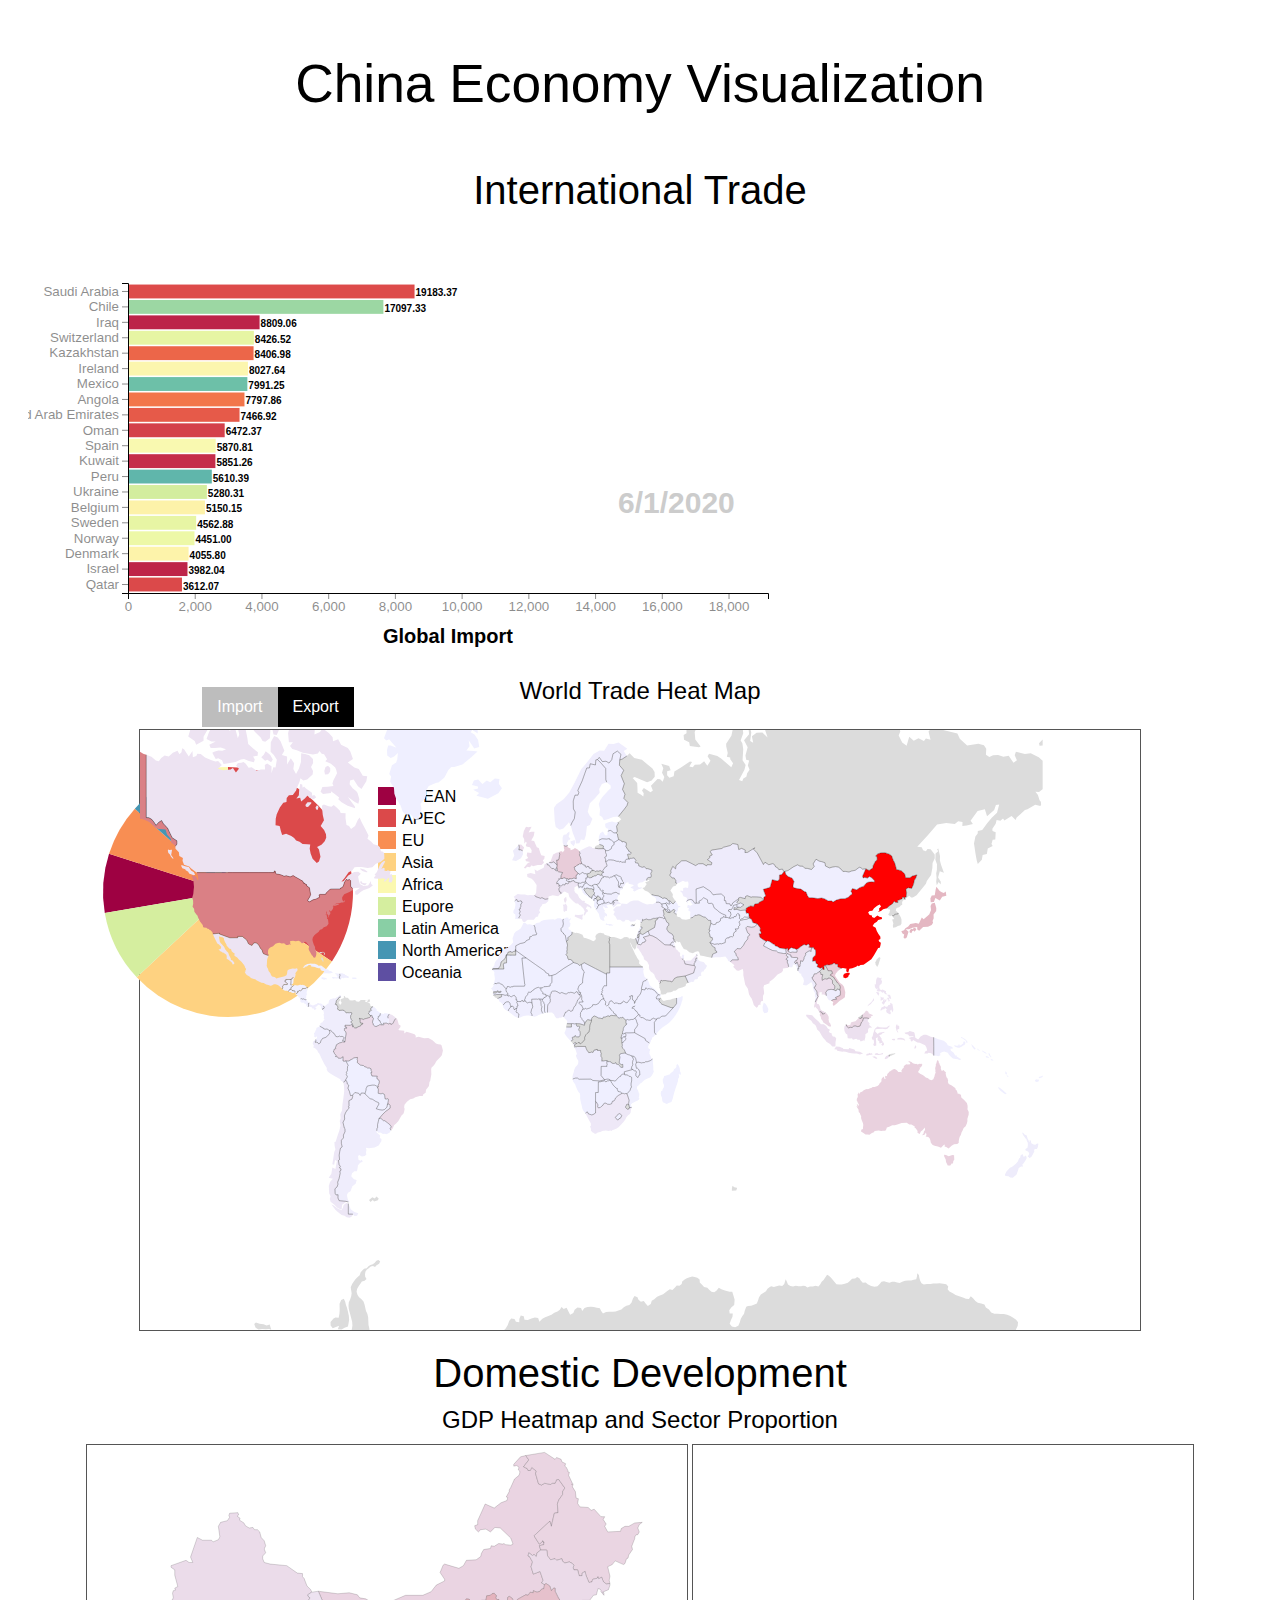
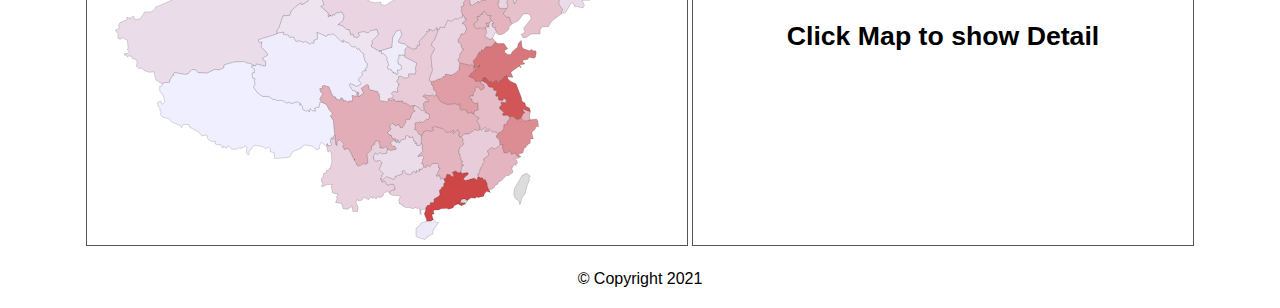
<file: index.html>
<!DOCTYPE html>
<html>

<head>
    <title>Chinese Economics</title>
    <link rel="stylesheet" href="style.css" />
    <link rel="shortcut icon" type="image/x-icon" href="resources/china.ico" />
    <script src="scripts/d3.min.js"></script>
    <script src="scripts/d3-geo-projection.min.js"></script>
    <script src="scripts/pie-chart.js"></script>
    <script src="scripts/legend.js"></script>
</head>

<body>
    <p style='font-size: 40pt; text-align: center;'>China Economy Visualization</p>
    <p style='font-size: 30pt; text-align: center;'>International Trade</p>
    <div style="display: block; height: 400px; margin: 20px;">
        <svg width="800" height="400" id="world-race-svg" class="svgs"></svg>
        <div style="display: inline-block; height:400px; width: 500px; vertical-align: bottom;">
            <div class="button-switch" style="margin-top: 30px;">
                <button id="import-btn" class="button">Import</button>
                <button id="export-btn" class="button">Export</button>
            </div>
            <svg width="500" height="300" id="world-pie-svg" class="svgs"></svg>
            <!-- <p style="text-align: center; margin: 0; margin-bottom: 20px; font-size: 30px;">Region</p> -->
        </div>
    </div>
    <p style='font-size: 18pt; text-align: center;'>World Trade Heat Map</p>
    <svg width="1000" height="600" id="world-map-svg" class="svgs"
        style='display: block; margin: 0 auto; border:rgb(85, 85, 85); border-style: solid; border-width: 1px;'></svg>
    <p style='font-size: 30pt; text-align: center; margin-top: 20px; margin-bottom: 10px;'>Domestic Development</p>
    <p style='font-size: 18pt; text-align: center; margin: 10px auto;'>GDP Heatmap and Sector Proportion</p>
    <div style="display: block; margin: 0 auto; text-align: center;">
        <svg width="600" height="400" id="china-map-svg" class="svgs"
            style='display: inline-block; border:rgb(85, 85, 85); border-style: solid; border-width: 1px;'></svg>
        <svg width="500" height="400" id="stackbar" class="svgs"
            style='display: inline-block; border:rgb(85, 85, 85); border-style: solid; border-width: 1px;'></svg>
    </div>

    <footer>
        <p>© Copyright 2021 </p>
    </footer>
    <script>
        const width = 1200;
        const height = 600;
        // const minValue = 56095;
        // const maxValue = 1337705000;

        const barSvg = d3.select('#world-race-svg');
        const worldMapSvg = d3.select('#world-map-svg');
        const chinaSvg = d3.select('#china-map-svg');
        const stackBarSvg = d3.select('#stackbar');
        const stackGroup = stackBarSvg.append('g');

        const removeDup = a => {
            return a.filter((elem, pos) => {
                return a.indexOf(elem) == pos;
            })
        }

        const formatFloat = d3.format(".2f");

        let geo, geoData, boundaries, wholeMonthData, regionData, countries, chinaGeo, chinaData;
        const dataLoadandSetup = async function () {
            geo = await d3.json('data/worldmap/geoData.geojson');
            //console.log(geo.features);
            geoData = geo.features;
            //console.log(geo.features);
            boundaries = await d3.json('data/worldmap/boundaries.json');
            wholeMonthData = await d3.csv('data/worldmap/global-by-month.csv');
            //console.log(monthData);
            meanData = await d3.csv('data/worldmap/global-mean.csv');
            regionData = await d3.csv('data/worldmap/global-by-region.csv');

            chinaGeo = await d3.json('data/chinamap/china.geojson');
            chinaData = await d3.csv('data/chinamap/china_all.csv')
        }

        async function renderBarRacing(data) {
            const xValue = d => parseFloat(d.number);
            const yValue = d => d.country;
            const xScale = d3.scaleLinear();
            const yScale = d3.scaleBand();
            const sp = d3.scalePoint();
            const colorScale = d3.scaleOrdinal();

            let xAxis = d3.axisBottom(xScale);
            let yAxis = d3.axisLeft(yScale);

            const margin = { top: 30, right: 60, bottom: 60, left: 100 };
            const width = barSvg.attr('width');
            const height = barSvg.attr('height');
            const innerWidth = width - margin.left - margin.right;
            const innerHeight = height - margin.top - margin.bottom;
            const mainGroup = barSvg.append('g')
                .attr('transform', `translate(${margin.left}, ${margin.top})`);
            const container = mainGroup.append('g').classed("container", true);
            //const innerWidth = barSvg.attr('width') - 100;
            //const innerHeight = barSvg.attr('height') - 100;
            //console.log(innerWidth, innerHeight);

            //const container = barSvg.append('g').classed('container', true);
            const dateLabel = barSvg.append('text')
                .attr('x', innerWidth - 50)
                .attr('y', innerHeight - 50)
                .attr('class', 'year-label')
                .text('0000');

            const xAxisGroup = mainGroup.append('g')
                .attr('transform', `translate(${0}, ${innerHeight})`);
            const yAxisGroup = mainGroup.append('g');

            xAxisGroup.append('text')
                .attr('font-size', '15pt')
                .attr('font-weight', 'bold')
                .attr('text-anchor', 'middle')
                .attr('x', innerWidth / 2)
                .attr('y', 50)
                .attr('fill', '#000000')
                .text('Global Import');

            yAxisGroup.append('text')
                .attr('font-size', '15pt')
                .attr('font-weight', 'bold')
                .attr('transform', `rotate(-90)`)
                .attr('text-anchor', 'middle')
                .attr('x', -innerHeight / 2)
                .attr('y', -50)
                .attr('fill', '#000000');

            const interval = 1500;

            sp.domain(data.map(d => d.country)).range([0, 1]);
            data = data.filter((country) => country.dir == 'Import')
            data = d3.group(data, d => d.time);
            const dateList = Array.from(data.keys()).sort((a, b) => a - b);
            console.log(data);
            console.log("datelist", dateList);

            const updateBarChart = (date) => {
                const transition = d3.transition().duration(interval).ease(d3.easeLinear);
                dateLabel.text(dateList[date]);
                var monthData = data.get(dateList[date]);
                monthData = [...monthData].sort((a, b) => b.number - a.number).slice(0, 20);
                yScale.domain(monthData.map(yValue)).range([0, innerHeight]).padding(0.1);
                xScale.domain([0, d3.max(monthData, xValue)]).range([0, innerWidth]);

                container.selectAll('rect').data(monthData, d => d.country).enter().append('rect')
                    .style("fill", d => d3.interpolateSpectral(sp(yValue(d))))
                    .attr('width', 0)
                    .attr('x', 0)
                    .attr('y', d => yScale(yValue(d)))
                    .attr('height', yScale.bandwidth());

                container.selectAll('rect').data(monthData, d => d.country).join('rect')
                    .transition(transition)
                    .attr('width', d => xScale(xValue(d)))
                    .attr('y', d => yScale(yValue(d)))
                    .attr('height', yScale.bandwidth());

                container.selectAll("text").data(monthData, d => d.country).enter().append('text')
                    .attr("x", 0)
                    .attr("y", d => yScale(yValue(d)) + yScale.bandwidth() / 2)
                    .attr("text-anchor", "start")
                    .attr("dx", "0.1em")
                    .attr("dy", "5")
                    .attr("class", "value-label")

                container.selectAll("text").data(monthData, d => d.country).join('text')
                    .transition(transition)
                    .attr("x", d => xScale(xValue(d)))
                    .attr("y", d => yScale(yValue(d)) + yScale.bandwidth() / 2)
                    .attr("text-anchor", "start")
                    .attr("dx", "0.1em")
                    .attr("dy", "5")
                    .attr("class", "value-label")
                    //.attr('text', d => d.country);
                    .tween("text", function (d) {
                        var i = d3.interpolate(this.textContent, d.number);
                        return function (t) {
                            this.textContent = formatFloat(i(t));
                        }
                    });

                //adding axes:
                xAxisGroup.transition(transition)
                    .call(xAxis);
                yAxisGroup.transition(transition)
                    .call(yAxis);

                d3.selectAll(".tick text").attr('font-size', '10pt');
            }
            //while (1) {
            for (const date in dateList) {
                updateBarChart(date);
                await new Promise(done => setTimeout(() => done(), interval));
            }
            //}
        }


        async function renderMap() {
            const minValue = Math.min.apply(Math, meanData.map(d => parseFloat(d.number)));
            const maxValue = Math.max.apply(Math, meanData.map(d => parseFloat(d.number)));
            //console.log("min", minValue, "max", maxValue);
            meanData = d3.group(meanData, d => d.country);
            //console.log('meandata', meanData);
            //console.log(meanData.get("Afghanistan").length);
            const paletteScale = d3.scaleLinear()
                .domain([minValue, maxValue])
                .range(['#EFEFFF', '#CF4646']);
            geoData = geoData.map(country => {
                const meanValue = meanData.get(country.properties.name);
                if (typeof meanValue != 'undefined') {
                    const average = arr => arr.reduce((p, c) => { return parseFloat(p.number) + parseFloat(c.number) }) / arr.length;
                    const result = formatFloat(average(meanValue));
                    return {
                        ...country,
                        properties: {
                            total: result,
                            fillColor: paletteScale(result),
                            name: country.properties.name,
                        }
                    }
                }
                let fill = "rgb(220, 220, 220)";
                if (country.properties.name == "China") {
                    fill = "rgb(255, 0, 0)";
                }
                return {
                    ...country,
                    properties: {
                        total: "No data available",
                        fillColor: fill,
                        name: country.properties.name,
                    }
                }
            });
            console.log(geoData);

            var selectedLayer = worldMapSvg.append('g').attr('class', 'selected-countries');
            var layer = worldMapSvg.append('g').attr('class', 'countries');
            const projection = d3.geoMercator()
                .fitSize([width, height], geo)
                .scale(160)
                .translate([width / 3, height / 2]);
            // console.log(projection([116.418757, 39.917544]));
            const path = d3.geoPath().projection(projection);

            // zooming
            const zoomed = ({ transform }) => {
                layer.attr('transform', transform);
                selectedLayer.attr('transform', transform);
            };
            worldMapSvg.call(d3.zoom().scaleExtent([0.5, 10]).on('zoom', zoomed));
            // draw world map
            layer.selectAll('path')
                .data(geoData, (d) => d.id)
                .join(
                    enter => {
                        enter
                            .append('path')
                            .attr('class', (d) => `country ${d.id}`)
                            .attr('d', path)
                            .style('fill', (d) => d.properties.fillColor)
                            .style('stroke', 'none');
                    },
                    () => { },
                    exit => {
                        exit
                            .remove();
                    },
                );
            // draw boundaries
            layer.selectAll('.country-boundary')
                .data([boundaries])
                .join(
                    enter => {
                        enter
                            .append('path')
                            .attr('d', path)
                            .attr('class', 'country-boundary')
                            .style('stroke', 'black')
                            .style('stroke-width', 1)
                            .style('stroke-opacity', 0.3)
                            .style('fill', 'none');
                    },
                    () => { },
                    exit => {
                        exit.remove()
                    }
                );
            var tooltipSelection = d3.select('body')
                .append('div')
                .attr('class', 'hover-info')
                .style('visibility', 'hidden');

            d3.selectAll(".country")
                .on('mouseenter', ({ target }) => {
                    tooltipSelection.style('visibility', 'visible');
                    d3.select(target)
                        .transition()
                        .duration(150)
                        .ease(d3.easeCubic)
                        .style('fill', '#ffba08');
                })
                .on('mousemove', ({ pageX, pageY, target }) => {
                    var html;
                    if (target.__data__.properties.total != "No data available") {
                        html = `<strong>${target.__data__.properties.name
                            }</strong><br>Total Value: <br><strong>${target.__data__.properties.total
                            } mn</strong>`;
                    } else {
                        html = `<strong>${target.__data__.properties.name
                            }</strong><br>Total Value: <br><strong>N/A</strong>`;
                    }
                    tooltipSelection
                        .style('top', `${pageY + 20}px`)
                        .style('left', `${pageX - 10}px`)
                        .style('z-index', 100)
                        .html(html)
                        .append('div')
                        .attr('class', 'triangle');
                    d3.selectAll('.triangle').style('top', `${-Math.sqrt(20) - 3}px`);
                })
                .on('mouseleave', (e) => {
                    tooltipSelection.style('visibility', 'hidden');
                    d3.select(e.target)
                        .transition()
                        .duration(150)
                        .ease(d3.easeCubic)
                        .style('fill', (d) => d.properties.fillColor);
                });
        }

        function drawStackBar(data) {
            console.log('draw stack bar')
            indusData = data.properties.indus
            name = data.properties.name
            console.log(name);

            const width = stackBarSvg.attr('width');
            const height = stackBarSvg.attr('height');
            const margin = { top: 50, right: 50, bottom: 50, left: 50 };

            const transition = d3.transition().duration(1000).ease(d3.easeLinear);
            let stack = d3.stack().keys(chinaData.columns.slice(2, 5)).order(d3.stackOrderAscending).offset(d3.stackOffsetNone);
            console.log(stack(indusData))

            let series = stack(indusData).map(d => (d.forEach(v => v.key = d.key), d))
            const color = d3.scaleOrdinal().domain(series.map(d => d.key)).range(d3.schemeSpectral[series.length]).unknown('#ccc')
            const yScale = d3.scaleLinear().domain([0, d3.max(series, d => d3.max(d, d => d[1]))]).rangeRound([height - margin.bottom, margin.top])
            const xScale = d3.scaleBand().domain(indusData.map(d => d.year)).range([margin.left, width - margin.right]).padding(0.1)

            stackGroup.selectAll('g')
                .data(series)
                .join('g').attr('fill', d => color(d.key))
                .selectAll('rect')
                .data(d => d)
                .join('rect')
                .attr('x', (d, i) => xScale(d.data.year))
                .attr('width', xScale.bandwidth())
                .transition().duration(1000)
                .attr("y", d => yScale(d[1]))
                .attr("height", d => yScale(d[0]) - yScale(d[1]))


            const xScale1 = d3.scaleBand().domain(indusData.map(d => d.year.slice(2))).range([margin.left, width - margin.right]).padding(0.1)
            // const xAxis
            const yAxis = g => g.attr('transform', `translate(${margin.left}, 0)`)
                .call(d3.axisLeft(yScale).ticks(null, 's'))
                .call(g => g.selectAll('.domain').remove())

            const xAxis = g => g.attr('transform', `translate(0, ${height - margin.bottom})`)
                .call(d3.axisBottom(xScale1).tickSizeOuter(0))
                .call(g => g.selectAll('.domain').remove())

            // stackBarSvg.select('#yaxis').transition(transition).call(yAxis);
            // stackBarSvg.select('#xaxis').transition(transition).call(xAxis);

            stackBarSvg.select('#yaxis').call(yAxis);
            stackBarSvg.select('#xaxis').call(xAxis);

            stackBarSvg.select('.province-name').remove();
            stackBarSvg.append('g').append('text').text(name)
                .attr('font-size', '10pt')
                .attr('x', width / 2)
                .attr('y', height - 10)
                .attr('font-weight', 'bold')
                .attr('text-anchor', 'middle')
                .attr('class', 'province-name');

            // let leg = legend({color, title: 'Industry'});

            stackBarSvg.select('.legend').remove();
            // console.log(series.map(d => d.key))
            let dom = series.map(d => d.key)
            const leg = d3.scaleOrdinal().domain(['第一产业', '第二产业', '第三产业']).range(d3.schemeSpectral[series.length]).unknown('#ccc')
            stackBarSvg.append(() => { return legend({ color: leg }) })
        }


        async function renderChinaMap() {
            // const minValue = Math.min.apply(Math, meanData.map(d => parseFloat(d.number)));
            // const maxValue = Math.max.apply(Math, meanData.map(d => parseFloat(d.number)));
            // meanData = d3.group(meanData, d => d.country);
            // const paletteScale = d3.scaleLinear()
            //     .domain([minValue, maxValue])
            //     .range(['#EFEFFF', '#CF4646']);

            const provinces = removeDup(chinaData.map(d => d.province));
            const years = removeDup(chinaData.map(d => d.year));

            let proMean = provinces.map(province => {
                return {
                    province: province,
                    mean: chinaData.filter(d => d.province == province).map(d => +d.total).reduce((a, b) => a + b),
                }
            });

            const paletteScale = d3.scaleLinear()
                .domain(d3.extent(proMean.map(d => d.mean)))
                .range(['#EFEFFF', '#CF4646']);

            proMean = d3.group(proMean, d => d.province);
            let proIndusMap = d3.group(chinaData, d => d.province);

            let provinceData = chinaGeo.features.map(province => {
                const name = province.properties.name;
                const meanValue = proMean.get(name);
                if (typeof meanValue != 'undefined') {
                    return {
                        ...province,
                        properties: {
                            ...province.properties,
                            indus: proIndusMap.get(name),
                            fillColor: paletteScale(meanValue[0].mean),
                        }
                    };
                }
                return {
                    ...province,
                    properties: {
                        ...province.properties,
                        indus: undefined,
                        fillColor: 'rgb(220, 220, 220)',
                    }
                };
            })

            console.log(provinceData);

            const width = chinaSvg.attr('width'), height = chinaSvg.attr('height');
            var selectedLayer = chinaSvg.append('g').attr('class', 'selected-provinces');
            var layer = chinaSvg.append('g').attr('class', 'provinces');
            const projection = d3.geoMercator()
                .fitSize([width, height], chinaGeo)
                .scale(490)
                .translate([-width, 1.38 * height]);
            const path = d3.geoPath().projection(projection);

            // zooming
            const zoomed = ({ transform }) => {
                layer.attr('transform', transform);
                selectedLayer.attr('transform', transform);
            };
            chinaSvg.call(d3.zoom().scaleExtent([0.5, 10]).on('zoom', zoomed));

            layer.selectAll('path').data(provinceData, (d) => d.properties.id).join('path')
                .attr('class', d => `province ${d.properties.id}`)
                .attr('d', path)
                .style('fill', d => d.properties.fillColor)
                .style('stroke-width', 0.5)
                .style('stroke', 'black')
                .style('stroke-opacity', 0.3)

            var tooltipSelection = d3.select('body')
                .append('div')
                .attr('class', 'hover-info')
                .style('visibility', 'hidden');

            d3.selectAll(".province")
                .on('click', (event, d) => {
                    drawStackBar(d)
                })
                .on('mouseenter', ({ target }) => {
                    tooltipSelection.style('visibility', 'visible');
                    d3.select(target)
                        .transition()
                        .duration(150)
                        .ease(d3.easeCubic)
                        .style('fill', '#ffba08');
                })
                .on('mousemove', ({ pageX, pageY, target }) => {
                    var html;
                    if (typeof target.__data__.properties.indus != 'undefined') {
                        html = `<strong>${target.__data__.properties.name
                            }</strong><br>Click for detail`;
                    } else {
                        html = `<strong>${target.__data__.properties.name
                            }</strong><br>N/A`;
                    }
                    tooltipSelection
                        .style('top', `${pageY + 20}px`)
                        .style('left', `${pageX - 10}px`)
                        .style('z-index', 100)
                        .html(html)
                        .append('div')
                        .attr('class', 'pro-triangle');
                    d3.selectAll('.pro-triangle').style('top', `${-Math.sqrt(20) - 3}px`);
                })
                .on('mouseleave', (e) => {
                    tooltipSelection.style('visibility', 'hidden');
                    d3.select(e.target)
                        .transition()
                        .duration(150)
                        .ease(d3.easeCubic)
                        .style('fill', (d) => d.properties.fillColor);
                });
        }

        function init() {
            initStackBar();
        }

        function initStackBar() {
            let yAxisGroup = stackBarSvg.append('g').attr('id', 'yaxis');
            let xAxisGroup = stackBarSvg.append('g').attr('id', 'xaxis');
            stackBarSvg.append('g').append('text').text('Click Map to show Detail')
                .attr('class', 'province-name')
                .attr('font-size', '20pt')
                .attr('x', stackBarSvg.attr('width') / 2)
                .attr('y', stackBarSvg.attr('height') / 2)
                .attr('font-weight', 'bold')
                .attr('text-anchor', 'middle');
        }


        const render = async function () {
            await dataLoadandSetup();

            init();


            renderBarRacing(wholeMonthData);
            renderPieChart(regionData);
            renderMap();
            renderChinaMap();
        }
        render();
    </script>
</body>
</file>
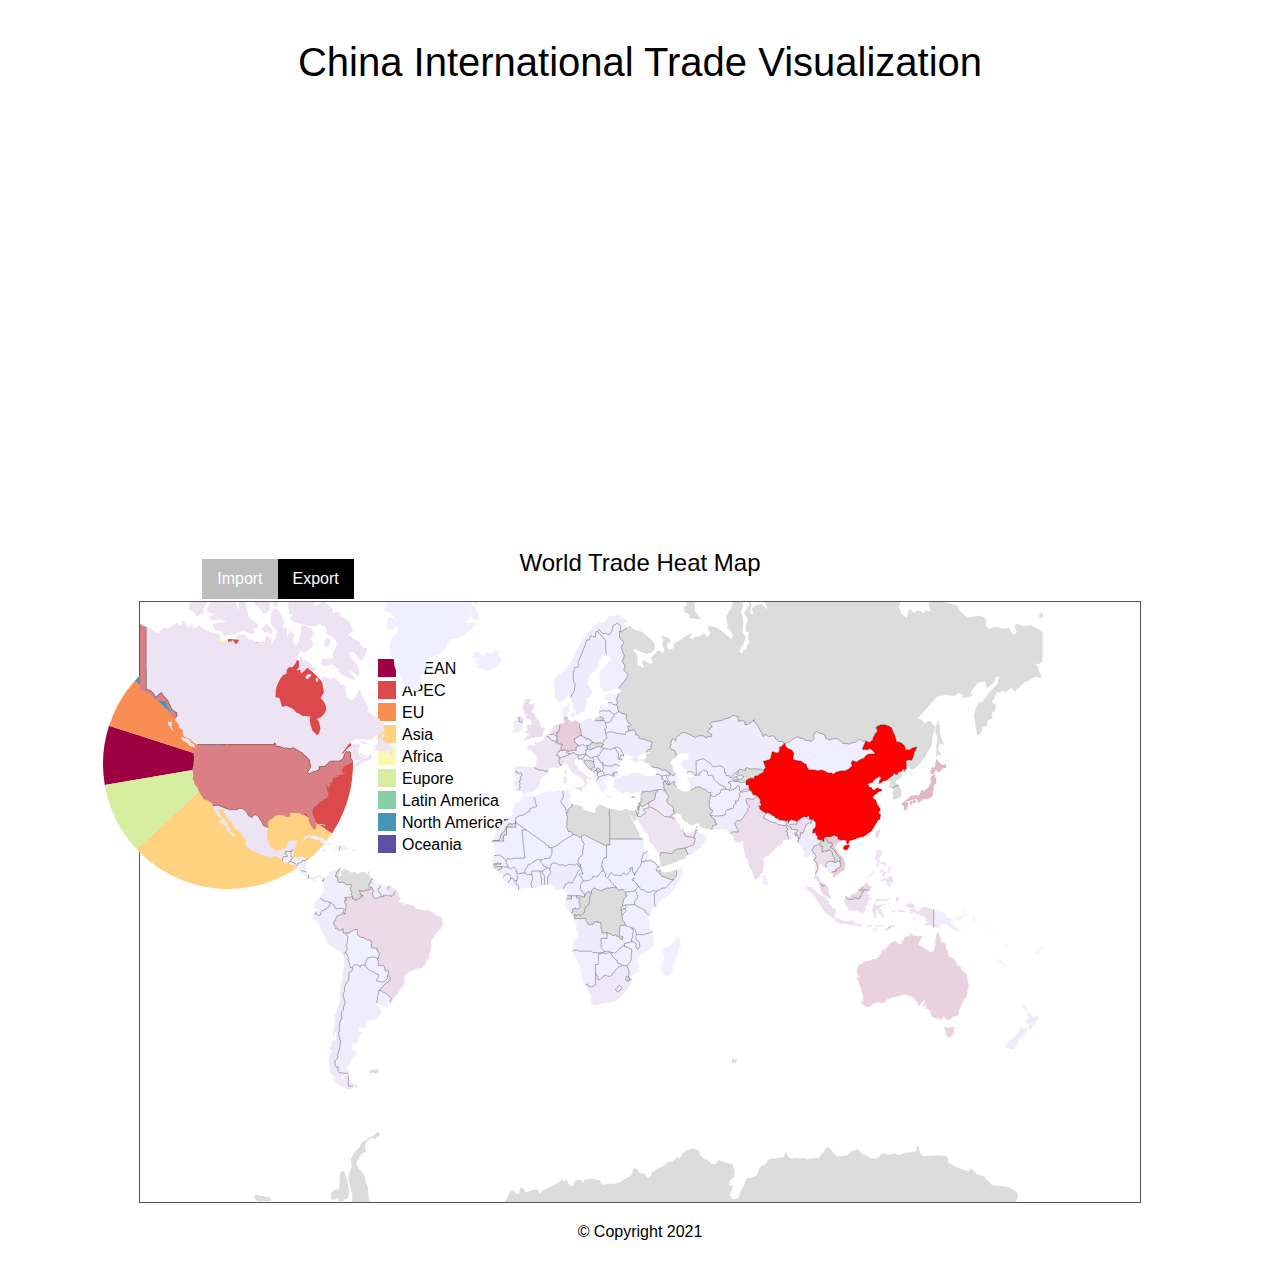
<file: main.html>
<!DOCTYPE html>
<html>

<head>
    <title>Chinese Economics</title>
    <link rel="stylesheet" href="style.css" />
    <link rel="shortcut icon" type="image/x-icon" href="resources/favicon.ico" />
    <script src="scripts/d3.min.js"></script>
    <script src="scripts/d3-geo-projection.min.js"></script>
    <script src="scripts/pie-chart.js"></script>
</head>

<body>
    <p style='font-size: 30pt; text-align: center;'>China International Trade Visualization</p>
    <div style="display: block; height: 400px; margin: 20px;">
        <svg width="800" height="400" id="world-race-svg" class="svgs"></svg>
        <div style="display: inline-block; height:400px; width: 500px; vertical-align: bottom;">
            <div class="button-switch" style="margin-top: 30px;">
                <button id="import-btn" class="button">Import</button>
                <button id="export-btn" class="button">Export</button>
            </div>
            <svg width="500" height="300" id="world-pie-svg" class="svgs"></svg>
            <!-- <p style="text-align: center; margin: 0; margin-bottom: 20px; font-size: 30px;">Region</p> -->
        </div>
    </div>
    <p style='font-size: 18pt; text-align: center;'>World Trade Heat Map</p>
    <svg width="1000" height="600" id="world-map-svg" class="svgs"
        style='display: block; margin: 0 auto; border:rgb(85, 85, 85); border-style: solid; border-width: 1px;'></svg>
    <footer>
        <p>© Copyright 2021 </p>
    </footer>
    <script>
        const width = 1200;
        const height = 600;
        // const minValue = 56095;
        // const maxValue = 1337705000;

        const barSvg = d3.select('#world-race-svg');
        const worldMapSvg = d3.select('#world-map-svg');


        let geo, geoData, boundaries, wholeMonthData, regionData, countries;
        const dataLoadandSetup = async function () {
            geo = await d3.json('data/worldmap/geoData.geojson');
            //console.log(geo.features);
            geoData = geo.features;
            //console.log(geo.features);
            boundaries = await d3.json('data/worldmap/boundaries.json');
            wholeMonthData = await d3.csv('data/worldmap/global-by-month.csv');
            //console.log(monthData);
            meanData = await d3.csv('data/worldmap/global-mean.csv');
            regionData = await d3.csv('data/worldmap/global-by-region.csv');
        }

        async function renderBarRacing(data) {
            const xValue = d => parseFloat(d.number);
            const yValue = d => d.country;
            const xScale = d3.scaleLinear();
            const yScale = d3.scaleBand();
            const sp = d3.scalePoint();
            const colorScale = d3.scaleOrdinal();
            const formatFloat = d3.format(".2f");

            let xAxis = d3.axisBottom(xScale);
            let yAxis = d3.axisLeft(yScale);

            const margin = { top: 30, right: 60, bottom: 60, left: 100 };
            const width = barSvg.attr('width');
            const height = barSvg.attr('height');
            const innerWidth = width - margin.left - margin.right;
            const innerHeight = height - margin.top - margin.bottom;
            const mainGroup = barSvg.append('g')
                .attr('transform', `translate(${margin.left}, ${margin.top})`);
            const container = mainGroup.append('g').classed("container", true);
            //const innerWidth = barSvg.attr('width') - 100;
            //const innerHeight = barSvg.attr('height') - 100;
            //console.log(innerWidth, innerHeight);

            //const container = barSvg.append('g').classed('container', true);
            const dateLabel = barSvg.append('text')
                .attr('x', innerWidth - 50)
                .attr('y', innerHeight - 50)
                .attr('class', 'year-label')
                .text('0000');

            const xAxisGroup = mainGroup.append('g')
                .attr('transform', `translate(${0}, ${innerHeight})`);
            const yAxisGroup = mainGroup.append('g');

            xAxisGroup.append('text')
                .attr('font-size', '15pt')
                .attr('font-weight', 'bold')
                .attr('text-anchor', 'middle')
                .attr('x', innerWidth / 2)
                .attr('y', 50)
                .attr('fill', '#000000')
                .text('Global Import');

            yAxisGroup.append('text')
                .attr('font-size', '15pt')
                .attr('font-weight', 'bold')
                .attr('transform', `rotate(-90)`)
                .attr('text-anchor', 'middle')
                .attr('x', -innerHeight / 2)
                .attr('y', -50)
                .attr('fill', '#000000');

            const interval = 1500;

            sp.domain(data.map(d => d.country)).range([0, 1]);
            data = data.filter((country) => country.dir == 'Import')
            data = d3.group(data, d => d.time);
            const dateList = Array.from(data.keys()).sort((a, b) => a - b);
            console.log(data);
            console.log("datelist", dateList);

            const updateBarChart = (date) => {
                const transition = d3.transition().duration(interval).ease(d3.easeLinear);
                dateLabel.text(dateList[date]);
                var monthData = data.get(dateList[date]);
                monthData = [...monthData].sort((a, b) => b.number - a.number).slice(0, 20);
                yScale.domain(monthData.map(yValue)).range([0, innerHeight]).padding(0.1);
                xScale.domain([0, d3.max(monthData, xValue)]).range([0, innerWidth]);

                container.selectAll('rect').data(monthData, d => d.country).enter().append('rect')
                    .style("fill", d => d3.interpolateSpectral(sp(yValue(d))))
                    .attr('width', 0)
                    .attr('x', 0)
                    .attr('y', d => yScale(yValue(d)))
                    .attr('height', yScale.bandwidth());

                container.selectAll('rect').data(monthData, d => d.country).join('rect')
                    .transition(transition)
                    .attr('width', d => xScale(xValue(d)))
                    .attr('y', d => yScale(yValue(d)))
                    .attr('height', yScale.bandwidth());

                container.selectAll("text").data(monthData, d => d.country).enter().append('text')
                    .attr("x", 0)
                    .attr("y", d => yScale(yValue(d)) + yScale.bandwidth() / 2)
                    .attr("text-anchor", "start")
                    .attr("dx", "0.1em")
                    .attr("dy", "5")
                    .attr("class", "value-label")

                container.selectAll("text").data(monthData, d => d.country).join('text')
                    .transition(transition)
                    .attr("x", d => xScale(xValue(d)))
                    .attr("y", d => yScale(yValue(d)) + yScale.bandwidth() / 2)
                    .attr("text-anchor", "start")
                    .attr("dx", "0.1em")
                    .attr("dy", "5")
                    .attr("class", "value-label")
                    //.attr('text', d => d.country);
                    .tween("text", function (d) {
                        var i = d3.interpolate(this.textContent, d.number);
                        return function (t) {
                            this.textContent = formatFloat(i(t));
                        }
                    });

                //adding axes:
                xAxisGroup.transition(transition)
                    .call(xAxis);
                yAxisGroup.transition(transition)
                    .call(yAxis);

                d3.selectAll(".tick text").attr('font-size', '10pt');
            }
            //while (1) {
            for (const date in dateList) {
                updateBarChart(date);
                await new Promise(done => setTimeout(() => done(), interval));
            }
            //}
        }


        async function renderMap() {
            const minValue = Math.min.apply(Math, meanData.map(d => parseFloat(d.number)));
            const maxValue = Math.max.apply(Math, meanData.map(d => parseFloat(d.number)));
            //console.log("min", minValue, "max", maxValue);
            meanData = d3.group(meanData, d => d.country);
            //console.log('meandata', meanData);
            //console.log(meanData.get("Afghanistan").length);
            const paletteScale = d3.scaleLinear()
                .domain([minValue, maxValue])
                .range(['#EFEFFF', '#CF4646']);
            geoData = geoData.map(country => {
                const meanValue = meanData.get(country.properties.name);
                if (typeof meanValue != 'undefined') {
                    const average = arr => arr.reduce((p, c) => { return parseFloat(p.number) + parseFloat(c.number) }) / arr.length;
                    const result = average(meanValue);
                    return {
                        ...country,
                        properties: {
                            total: result,
                            fillColor: paletteScale(result),
                            name: country.properties.name,
                        }
                    }
                }
                let fill = "rgb(220, 220, 220)";
                if (country.properties.name == "China") {
                    fill = "rgb(255, 0, 0)";
                }
                return {
                    ...country,
                    properties: {
                        total: 0,
                        fillColor: fill,
                        name: country.properties.name,
                    }
                }
            });
            console.log(geoData);

            var selectedLayer = worldMapSvg.append('g').attr('class', 'selected-countries');
            var layer = worldMapSvg.append('g').attr('class', 'countries');
            const projection = d3.geoMercator()
                .fitSize([width, height], geo)
                .scale(160)
                .translate([width / 3, height / 2]);
            // console.log(projection([116.418757, 39.917544]));
            const path = d3.geoPath().projection(projection);

            // zooming
            const zoomed = ({ transform }) => {
                layer.attr('transform', transform);
                selectedLayer.attr('transform', transform);
            };
            worldMapSvg.call(d3.zoom().scaleExtent([0.5, 10]).on('zoom', zoomed));
            // draw world map
            layer.selectAll('path')
                .data(geoData, (d) => d.id)
                .join(
                    enter => {
                        enter
                            .append('path')
                            .attr('class', (d) => `country ${d.id}`)
                            .attr('d', path)
                            .style('fill', (d) => d.properties.fillColor)
                            .style('stroke', 'none');
                    },
                    () => { },
                    exit => {
                        exit
                            .remove();
                    },
                );
            // draw boundaries
            layer.selectAll('.country-boundary')
                .data([boundaries])
                .join(
                    enter => {
                        enter
                            .append('path')
                            .attr('d', path)
                            .attr('class', 'country-boundary')
                            .style('stroke', 'black')
                            .style('stroke-width', 1)
                            .style('stroke-opacity', 0.3)
                            .style('fill', 'none');
                    },
                    () => { },
                    exit => {
                        exit.remove()
                    }
                );
        }
        const render = async function () {
            await dataLoadandSetup();

            //renderBarRacing(wholeMonthData);
            renderPieChart(regionData);
            renderMap();

        }
        render();
    </script>
</body>
</file>
<file: style.css>
body {
  font-family: "Source Sans Pro","Open Sans","Helvetica Neue",Helvetica,Arial,sans-serif;
}

.year-label {
  font-size: 30px;
  font-weight: bold;
  fill: #ccc;
}

.axis-label {
  font-weight: bold;
  font-size: 1em;
}

.value-label {
  font-size: 10px;
  font-weight: bold;
}

.button-switch {
  display: flex; 
  justify-content: center; 
  margin: 0 auto;
}

.button {
  background-color: #000000;
  border: none;
  color: white;
  padding: 5px 15px;
  text-align: center;
  text-decoration: none;
  display: inline-block;
  font-size: 16px;
  height: 40px;
}

footer p {
  display: block; 
  margin: 20px auto; 
  text-align: center;
}
</file>
